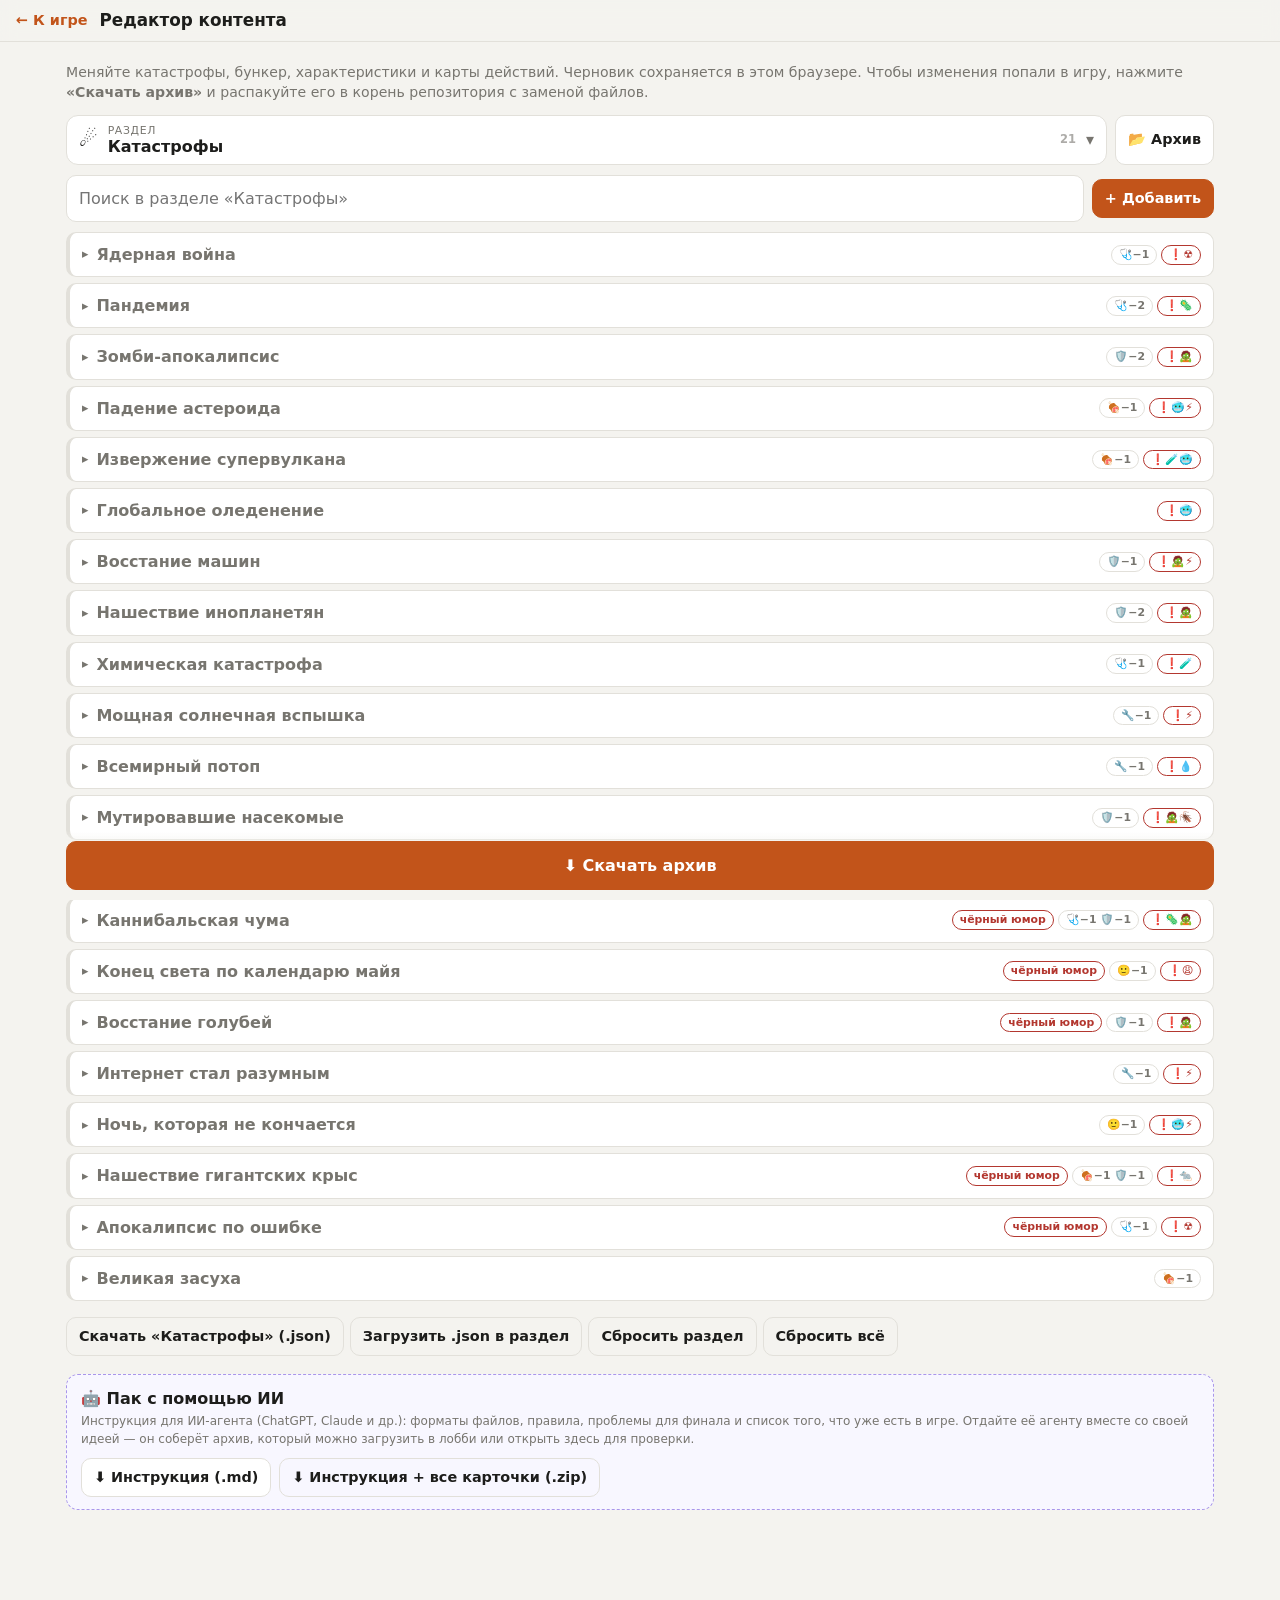
<file: editor.html>
<!doctype html>
<html lang="ru">
<head>
  <meta charset="utf-8">
  <meta name="viewport" content="width=device-width, initial-scale=1, viewport-fit=cover">
  <meta name="theme-color" content="#151514">
  <title>Редактор БункИИр</title>
  <link rel="icon" href="data:image/svg+xml,<svg xmlns='http://www.w3.org/2000/svg' viewBox='0 0 100 100'><text y='.9em' font-size='90'>✏️</text></svg>">
  <link rel="preconnect" href="https://fonts.googleapis.com">
  <link rel="preconnect" href="https://fonts.gstatic.com" crossorigin>
  <link rel="stylesheet" href="https://fonts.googleapis.com/css2?family=Noto+Color+Emoji&display=swap">
  <link rel="stylesheet" href="css/style.css?v=4.5">
  <link rel="stylesheet" href="css/themes.css?v=4.5">
  <script>try{var p=JSON.parse(localStorage.getItem('bunker.prefs')||'{}'),d=document.documentElement;if(p.theme&&p.theme!=='auto')d.dataset.theme=p.theme;if(p.motion&&p.motion!=='full')d.dataset.motion=p.motion}catch(e){}</script>
  <link rel="stylesheet" href="css/editor.css?v=4.5">
</head>
<body>
  <main id="ed"><div class="wrap center"><p class="muted">Загрузка…</p></div></main>
  <script type="module" src="js/editor.js?v=4.5"></script>
</body>
</html>
</file>
<file: css/style.css>
:root {
  --bg: #f4f3ef;
  --surface: #ffffff;
  --text: #1d1d1b;
  --muted: #77756f;
  --line: #e2e0da;
  --accent: #c2541a;
  --accent-text: #ffffff;
  --ok: #2f7d4f;
  --bad: #b3372f;
  --warn: #a8740f;
  --radius: 12px;
}
@media (prefers-color-scheme: dark) {
  :root {
    --bg: #151514;
    --surface: #1f1f1d;
    --text: #ecebe6;
    --muted: #9a978f;
    --line: #33322f;
    --accent: #e07a3f;
    --accent-text: #151514;
    --ok: #5fbf85;
    --bad: #e2675d;
    --warn: #e0ac46;
  }
}
* { box-sizing: border-box; }
html { -webkit-text-size-adjust: 100%; }
body {
  margin: 0; background: var(--bg); color: var(--text);
  font: 16px/1.45 system-ui, -apple-system, "Segoe UI", Roboto, sans-serif, "Apple Color Emoji", "Segoe UI Emoji", "Noto Color Emoji";
}
h1, h2, h3 { line-height: 1.2; }
h2 { font-size: 1.05rem; margin: 22px 0 8px; }
h3 { font-size: 1rem; margin: 18px 0 8px; }
p { margin: 6px 0; }
.wrap { max-width: 640px; margin: 0 auto; padding: 16px; padding-bottom: 40px; }
.center { text-align: center; }
.muted { color: var(--muted); }
.small { font-size: .85rem; }

.home { display: flex; flex-direction: column; gap: 12px; padding-top: 12vh; }
.logo { font-size: 2.6rem; letter-spacing: .18em; margin: 0; text-align: center; font-weight: 800; }
.logo.small { font-size: 1.6rem; }
.home > .muted { text-align: center; margin-bottom: 12px; }
.or { text-align: center; color: var(--muted); font-size: .85rem; margin: 8px 0 -4px; }

.field { display: flex; flex-direction: column; gap: 4px; font-size: .85rem; color: var(--muted); }
input, select {
  font: inherit; color: var(--text); background: var(--surface);
  border: 1px solid var(--line); border-radius: 10px; padding: 11px 12px; width: 100%;
}
input:focus, select:focus { outline: 2px solid var(--accent); outline-offset: -1px; }
#code { text-transform: uppercase; letter-spacing: .3em; font-weight: 700; text-align: center; }

.btn {
  font: inherit; font-weight: 600; border: 1px solid var(--line); background: var(--surface); color: var(--text);
  border-radius: 10px; padding: 12px 16px; cursor: pointer; width: 100%;
  -webkit-tap-highlight-color: transparent;
}
.btn:active { transform: scale(.98); }
.btn.primary { background: var(--accent); border-color: var(--accent); color: var(--accent-text); }
.btn.ghost { background: transparent; }
.btn.ghost.primary { background: var(--accent); border-color: var(--accent); color: var(--accent-text); }
.btn.small { width: auto; padding: 8px 12px; font-size: .9rem; }
.link { background: none; border: 0; color: var(--bad); font: inherit; font-size: .85rem; cursor: pointer; margin-left: auto; }

.err { background: color-mix(in srgb, var(--bad) 12%, transparent); color: var(--bad); border-radius: 10px; padding: 10px 12px; margin: 8px 0; }
.tag { display: inline-block; font-size: .72rem; font-weight: 600; padding: 2px 7px; border-radius: 999px; border: 1px solid var(--line); color: var(--muted); vertical-align: middle; margin-left: 4px; }
.tag.ok { color: var(--ok); border-color: currentColor; }
.tag.bad { color: var(--bad); border-color: currentColor; }
.tag.warn { color: var(--warn); border-color: currentColor; }

.lobby-head { display: flex; align-items: center; justify-content: space-between; gap: 12px; }
.code { font-size: 2.2rem; font-weight: 800; letter-spacing: .25em; }
.plist { list-style: none; padding: 0; margin: 0; background: var(--surface); border: 1px solid var(--line); border-radius: var(--radius); }
.plist li { display: flex; align-items: center; gap: 8px; padding: 10px 12px; border-top: 1px solid var(--line); }
.plist li:first-child { border-top: 0; }
.dot { width: 8px; height: 8px; border-radius: 50%; background: var(--line); flex: none; display: inline-block; }
.dot.on { background: var(--ok); }
.settings { display: flex; flex-direction: column; gap: 10px; background: var(--surface); border: 1px solid var(--line); border-radius: var(--radius); padding: 14px; }
.row-check { display: flex; gap: 10px; align-items: center; }
.row-check input { width: 20px; height: 20px; flex: none; accent-color: var(--accent); }
.summary { list-style: none; padding: 0; margin: 0; font-size: .9rem; }
.summary li { display: flex; justify-content: space-between; gap: 12px; padding: 6px 0; border-bottom: 1px solid var(--line); }
.actions-row { display: flex; flex-direction: column; gap: 10px; margin-top: 22px; }

.topbar {
  position: sticky; top: 0; z-index: 5; display: flex; justify-content: space-between; align-items: center; gap: 12px;
  padding: 10px 16px; background: color-mix(in srgb, var(--bg) 92%, transparent); backdrop-filter: blur(8px);
  border-bottom: 1px solid var(--line);
}
.timer { font-size: 1.5rem; font-weight: 700; font-variant-numeric: tabular-nums; }
.timer.low { color: var(--bad); }
.game { padding-top: 12px; }
.banner { background: var(--surface); border: 1px solid var(--line); border-left: 4px solid var(--accent); border-radius: var(--radius); padding: 12px 14px; display: flex; flex-direction: column; gap: 8px; }
.banner-tools { display: flex; justify-content: flex-end; }
.banner-tools:empty { display: none; }
.hint { font-size: .9rem; color: var(--muted); }
.vote-grid { display: flex; flex-wrap: wrap; gap: 8px; }

.tabs { display: flex; gap: 4px; overflow-x: auto; margin: 14px -16px 12px; padding: 0 16px; scrollbar-width: none; }
.tabs::-webkit-scrollbar { display: none; }
.tabs button {
  flex: 1 0 auto; font: inherit; font-size: .85rem; font-weight: 600; white-space: nowrap; padding: 8px 10px; border-radius: 999px;
  border: 1px solid var(--line); background: transparent; color: var(--muted); cursor: pointer;
}
.tabs button.active { background: var(--text); color: var(--bg); border-color: var(--text); }

.card { background: var(--surface); border: 1px solid var(--line); border-radius: var(--radius); padding: 12px 14px; margin-bottom: 12px; }
.card h3 { margin: 4px 0; }
.tl { font-size: .75rem; text-transform: uppercase; letter-spacing: .06em; color: var(--muted); grid-column: 1; }

.acts { display: flex; flex-direction: column; gap: 8px; margin-bottom: 16px; }


.players { display: grid; gap: 10px; }
@media (min-width: 560px) { .players { grid-template-columns: 1fr 1fr; } }
.pcard { background: var(--surface); border: 1px solid var(--line); border-radius: var(--radius); padding: 10px 12px; }
.pcard.dead { opacity: .55; }
.pcard.speaking { border-color: var(--accent); box-shadow: 0 0 0 1px var(--accent); }
.phead { display: flex; align-items: center; flex-wrap: wrap; gap: 6px; margin-bottom: 4px; }

.feats { margin: 6px 0 0; padding-left: 20px; }
.feats li { margin: 4px 0; }
.log { list-style: none; padding: 0; margin: 0; }
.log li { padding: 8px 0; border-bottom: 1px solid var(--line); font-size: .92rem; }
.admin-row { display: flex; flex-wrap: wrap; gap: 8px; align-items: center; margin: 6px 0; }
.admin-row select { width: auto; flex: 1 1 140px; padding: 8px; }
.story p { margin: 10px 0; }
details summary { cursor: pointer; color: var(--muted); }

.modal-bg { position: fixed; inset: 0; background: rgba(0,0,0,.5); display: flex; align-items: center; justify-content: center; padding: 16px; z-index: 20; animation: fadeIn .15s; }
.modal { background: var(--surface); width: 100%; max-width: 420px; border-radius: 16px; padding: 20px; display: flex; flex-direction: column; gap: 10px; max-height: 85vh; overflow-y: auto; box-shadow: 0 20px 60px rgba(0,0,0,.35); animation: dlgIn .2s ease-out; }

/* ---------- Журнал ---------- */
.log li.lt-presence, .log li.lt-vote { color: var(--muted); }
.log li.lt-reveal { border-left: 3px solid var(--accent); padding-left: 8px; }
.log li.lt-exile { border-left: 3px solid var(--bad); padding-left: 8px; font-weight: 600; }
.btn.danger { background: var(--bad); border-color: var(--bad); color: #fff; }

/* ---------- Слои поверх игры ---------- */
#overlay { position: relative; z-index: 50; }
.toasts { position: fixed; bottom: calc(12px + env(safe-area-inset-bottom, 0px)); left: 50%; transform: translateX(-50%); width: min(92vw, 440px); display: flex; flex-direction: column-reverse; gap: 6px; pointer-events: none; z-index: 60; }
.toast { pointer-events: auto; background: var(--text); color: var(--bg); border-radius: 12px; padding: 10px 14px; font-size: .9rem; box-shadow: 0 6px 24px rgba(0,0,0,.25); animation: toastIn .25s ease-out; }
.toast.small { font-size: .8rem; padding: 7px 12px; opacity: .92; }
.toast.warn { background: var(--bad); color: #fff; }
.toast.out { opacity: 0; transform: translateY(8px); transition: .3s; }
@keyframes toastIn { from { opacity: 0; transform: translateY(12px); } to { opacity: 1; transform: none; } }

.dlg-bg { position: fixed; inset: 0; background: rgba(0,0,0,.5); display: flex; align-items: center; justify-content: center; padding: 16px; z-index: 70; animation: fadeIn .15s; }
.dlg { background: var(--surface); color: var(--text); width: 100%; max-width: 380px; border-radius: 16px; padding: 20px; box-shadow: 0 20px 60px rgba(0,0,0,.35); animation: dlgIn .2s ease-out; }
.dlg h3 { margin: 0 0 6px; }
.dlg p { margin: 0 0 14px; }
.dlg-btns { display: flex; gap: 8px; }
.dlg-btns .btn { flex: 1; }
.dlg-bg.out { opacity: 0; transition: .15s; }
.copy-field { margin-bottom: 14px; font-size: .85rem; }
@keyframes fadeIn { from { opacity: 0; } }
@keyframes dlgIn { from { opacity: 0; transform: scale(.94); } }

.popup-bg { position: fixed; inset: 0; display: flex; align-items: center; justify-content: center; padding: 24px; z-index: 65; perspective: 900px; pointer-events: none; }
.popup { pointer-events: auto; cursor: pointer; width: 100%; max-width: 320px; background: var(--surface); border: 2px solid var(--accent); border-radius: 18px; padding: 22px 20px; text-align: center; box-shadow: 0 24px 70px rgba(0,0,0,.4); animation: cardFlip .55s cubic-bezier(.2,.8,.3,1.2); transform-origin: center; }
.popup.exile { border-color: var(--bad); }
.popup-top { font-size: .8rem; text-transform: uppercase; letter-spacing: .08em; color: var(--muted); }
.popup-label { margin-top: 14px; font-size: .78rem; text-transform: uppercase; letter-spacing: .1em; color: var(--accent); font-weight: 700; }
.popup-value { margin-top: 6px; font-size: 1.3rem; font-weight: 700; line-height: 1.25; }
.popup-name { margin-top: 10px; font-size: 1.7rem; font-weight: 800; color: var(--bad); }
.popup-bg.out { opacity: 0; transition: .25s; }
.popup-bg.out .popup { transform: scale(.9) translateY(10px); transition: .25s; }
@keyframes cardFlip {
  0% { opacity: 0; transform: rotateY(90deg) scale(.8); }
  60% { opacity: 1; transform: rotateY(-8deg) scale(1.03); }
  100% { transform: rotateY(0) scale(1); }
}
@media (prefers-reduced-motion: reduce) { .popup, .toast, .dlg { animation: none; } }

.act-wait { font-size: .75rem; color: var(--muted); text-align: right; max-width: 45%; line-height: 1.3; }

.popup.cat { border-color: var(--warn); max-width: 360px; }
.popup.cat .popup-value { font-size: 1.5rem; }
.popup.info { border-color: var(--ok); }
.popup-sub { margin-top: 10px; font-size: .92rem; color: var(--muted); line-height: 1.4; }

.tabs button { position: relative; }
.badge { display: inline-block; min-width: 18px; height: 18px; padding: 0 5px; margin-left: 6px; border-radius: 999px; background: var(--accent); color: var(--accent-text); font-size: .7rem; line-height: 18px; text-align: center; vertical-align: 1px; }

/* ---------- Перенос длинного текста ---------- */
.popup, .dlg, .modal, .toast, .banner, .card, .pcard, .act, .log li, .summary li, .plist li, .feats li { overflow-wrap: anywhere; word-break: normal; }
.phead b, .pname, .summary li span { min-width: 0; }
.popup { box-sizing: border-box; overflow: hidden; }
.popup-value, .popup-name, .popup-sub { hyphens: auto; }
.timer { flex: none; }
.topbar > div:first-child { min-width: 0; }
@media (max-width: 400px) {
  .tabs { gap: 3px; }
  .tabs button { flex: 1 1 auto; padding: 7px 7px; font-size: .78rem; }
  .badge { margin-left: 3px; min-width: 16px; height: 16px; line-height: 16px; font-size: .65rem; padding: 0 4px; }
}

/* ---------- Порядок игроков ---------- */
.plist li { touch-action: auto; }
.grip { cursor: grab; touch-action: none; user-select: none; font-size: 1.15rem; line-height: 1; color: var(--muted); padding: 4px 6px 4px 0; margin-left: -4px; }
.seat { display: inline-flex; align-items: center; justify-content: center; width: 22px; height: 22px; border-radius: 50%; background: var(--bg); border: 1px solid var(--line); font-size: .75rem; font-weight: 700; flex: none; }
.plist li.dragging { background: var(--bg); box-shadow: 0 6px 20px rgba(0,0,0,.18); position: relative; z-index: 2; border-radius: 10px; }
.plist li.dragging .grip { cursor: grabbing; color: var(--accent); }
body.no-select { user-select: none; -webkit-user-select: none; }

/* ---------- Карточки характеристик (строками) ---------- */
.tgrid { display: flex; flex-direction: column; gap: 6px; margin: 6px 0 14px; }
.pcard .tgrid { gap: 5px; margin: 6px 0 4px; }
.tcard { display: flex; align-items: center; gap: 10px; background: var(--surface); border: 1px solid var(--line); border-left: 4px solid var(--tc); border-radius: 10px; padding: 8px 10px; overflow-wrap: anywhere; min-width: 0; }
.tcard.open { background: color-mix(in srgb, var(--tc) 9%, var(--surface)); border-color: color-mix(in srgb, var(--tc) 35%, var(--line)); border-left-color: var(--tc); }
.tcard.closed { border-style: dashed; border-left-style: solid; }
.tc-ico { font-size: 1.25rem; line-height: 1; flex: none; width: 1.6rem; text-align: center; }
.tc-body { flex: 1 1 auto; min-width: 0; display: flex; flex-direction: column; gap: 1px; }
.tc-label { font-size: .66rem; font-weight: 700; text-transform: uppercase; letter-spacing: .06em; color: var(--tc); }
.tc-val { font-weight: 600; font-size: .95rem; line-height: 1.3; }
.tc-desc { font-size: .78rem; color: var(--muted); line-height: 1.35; }
.tc-side { flex: none; display: flex; align-items: center; }
.tc-chip { font-size: .85rem; line-height: 1; opacity: .55; }
.tc-chip.on { opacity: 1; }
.tc-btn { border-color: var(--tc); color: var(--tc); padding: 6px 10px; font-size: .82rem; }
.pcard .tcard { padding: 6px 8px; gap: 8px; }
.pcard .tc-ico { font-size: 1.05rem; width: 1.3rem; }
.pcard .tc-val { font-size: .88rem; }

/* карточка раскрытия в цвете характеристики */
.popup.pop-trait { border-color: var(--tc); }
.popup.pop-trait .popup-label { color: var(--tc); }
.popup-ico { font-size: 2rem; line-height: 1; margin-top: 10px; }

/* ---------- Особенности бункера ---------- */
.feats li { margin: 8px 0; }
.feat-name { display: block; font-weight: 600; }
.feat-desc { display: block; font-size: .85rem; color: var(--muted); }
/* пояснение к значкам на своей карте */
.tgrid-hint { font-size: .78rem; color: var(--muted); margin: 4px 0 -2px; }

/* ---------- Еда и состояние бункера ---------- */
.food-tag { display: inline-block; margin-left: 6px; padding: 0 6px; border-radius: 999px; font-size: .62rem; font-weight: 700; letter-spacing: 0; text-transform: none; vertical-align: 1px; border: 1px solid currentColor; }
.food-tag.plus { color: var(--ok); }
.food-tag.minus { color: var(--bad); }
.food-tag.hot { background: currentColor; }
.food-tag.hot.plus { background: var(--ok); color: #fff; border-color: var(--ok); }
.food-tag.hot.minus { background: var(--bad); color: #fff; border-color: var(--bad); }
.food-note { margin: 8px 0 4px; padding: 8px 10px; border-radius: 10px; font-size: .88rem; background: var(--bg); border: 1px solid var(--line); }
.food-note.ok { border-color: color-mix(in srgb, var(--ok) 50%, var(--line)); }
.food-note.short { border-color: var(--bad); background: color-mix(in srgb, var(--bad) 8%, var(--surface)); }
.cond { display: flex; flex-direction: column; gap: 1px; margin: 6px 0; padding: 8px 10px; border-radius: 10px; background: var(--bg); border: 1px solid var(--line); }
.cond-label { font-size: .68rem; text-transform: uppercase; letter-spacing: .06em; color: var(--muted); }

/* ---------- Карты действий ---------- */
:root { --act: #7a5af8; }
@media (prefers-color-scheme: dark) { :root { --act: #a48bff; } }
.act { display: flex; align-items: center; gap: 10px; background: color-mix(in srgb, var(--act) 6%, var(--surface)); border: 1px solid color-mix(in srgb, var(--act) 30%, var(--line)); border-left: 4px solid var(--act); border-radius: 10px; padding: 9px 10px; min-width: 0; }
.act.used { opacity: .45; filter: grayscale(.6); }
.act-ico { font-size: 1.4rem; line-height: 1; flex: none; width: 1.8rem; text-align: center; }
.act-body { flex: 1 1 auto; min-width: 0; display: flex; flex-direction: column; gap: 1px; }
.act-kind { font-size: .62rem; font-weight: 700; text-transform: uppercase; letter-spacing: .08em; color: var(--act); }
.act-text { font-size: .8rem; color: var(--muted); line-height: 1.35; }
.act-side { flex: none; display: flex; align-items: center; }
.act-side .btn { border-color: var(--act); color: var(--act); padding: 6px 10px; font-size: .82rem; }
.act-side .act-wait { max-width: 110px; }
.act-dlg { border-top: 4px solid var(--act); }
.act-hero { text-align: center; padding: 4px 0 12px; }
.act-hero-ico { font-size: 2.4rem; line-height: 1; margin-bottom: 8px; }
.act-hero-title { font-size: 1.25rem; font-weight: 800; color: var(--act); margin: 2px 0 6px; }
.act-hero .act-text { font-size: .92rem; }
.pick-label { margin: 0; font-weight: 600; }
.popup.pop-act { border-color: var(--act); }
.popup.pop-act .popup-value { color: var(--act); }
.act-side .btn, .tc-side .btn { white-space: nowrap; }
.act-dlg .btn.primary { background: var(--act); border-color: var(--act); color: #fff; }

/* выбор варианта для карты действия */
.choice-list { display: flex; flex-direction: column; gap: 6px; max-height: 50vh; overflow-y: auto; }
.choice { display: flex; flex-direction: column; gap: 2px; text-align: left; font: inherit; color: var(--text); background: var(--bg); border: 1px solid var(--line); border-left: 4px solid var(--act); border-radius: 10px; padding: 9px 12px; cursor: pointer; }
.choice:hover, .choice:focus-visible { border-color: var(--act); }
.choice span { font-size: .8rem; color: var(--muted); }

/* ---------- Набор карточек в лобби ---------- */
.pack { background: var(--surface); border: 1px solid var(--line); border-radius: var(--radius); padding: 12px 14px; display: flex; flex-direction: column; gap: 8px; }
.pack.custom { border-color: color-mix(in srgb, var(--accent) 50%, var(--line)); background: color-mix(in srgb, var(--accent) 5%, var(--surface)); }
.pack-title { font-weight: 700; }
.pack-parts { display: flex; flex-wrap: wrap; gap: 4px 12px; font-size: .85rem; }
.pack-tools { display: flex; flex-wrap: wrap; gap: 8px; align-items: center; }
.pack-tools select { width: auto; padding: 8px 10px; font-size: .88rem; }
.pack-tools label.btn { cursor: pointer; }
.pack a { color: var(--accent); }

/* ---------- Метки нужд и проблем ---------- */
.tc-marks { margin-top: 3px; }
.mks { display: inline-flex; flex-wrap: wrap; gap: 3px; vertical-align: middle; margin-left: 6px; }
.tc-marks .mks { margin-left: 0; }
.mk { display: inline-flex; align-items: center; gap: 1px; font-size: .68rem; font-weight: 700; line-height: 1; padding: 2px 5px; border-radius: 999px; border: 1px solid var(--line); color: var(--muted); background: var(--surface); white-space: nowrap; }
.mk.plus { color: var(--ok); border-color: color-mix(in srgb, var(--ok) 50%, var(--line)); }
.mk.minus { color: var(--bad); border-color: color-mix(in srgb, var(--bad) 50%, var(--line)); }
.mk.hot.plus { background: var(--ok); color: #fff; }
.mk.hot.minus { background: var(--bad); color: #fff; }
.mk.solve { color: var(--ok); }
.mk.weak { color: var(--warn); border-color: color-mix(in srgb, var(--warn) 50%, var(--line)); }
.mk.cause { color: var(--bad); }

/* ---------- Экран финала ---------- */
.verdict { display: flex; gap: 14px; align-items: center; padding: 16px; border-radius: var(--radius); margin: 4px 0 12px; border: 2px solid var(--line); background: var(--surface); }
.verdict .v-ico { font-size: 2.4rem; line-height: 1; }
.verdict .v-title { font-size: 1.25rem; font-weight: 800; }
.verdict .v-text { color: var(--muted); font-size: .92rem; }
.v-good { border-color: var(--ok); background: color-mix(in srgb, var(--ok) 8%, var(--surface)); }
.v-losses { border-color: var(--warn); background: color-mix(in srgb, var(--warn) 8%, var(--surface)); }
.v-fell, .v-none { border-color: var(--bad); background: color-mix(in srgb, var(--bad) 8%, var(--surface)); }
.needs { display: grid; grid-template-columns: repeat(auto-fill, minmax(160px, 1fr)); gap: 8px; }
.need { background: var(--surface); border: 1px solid var(--line); border-left: 4px solid var(--line); border-radius: 10px; padding: 8px 10px; }
.need.n-ok { border-left-color: var(--ok); }
.need.n-weak { border-left-color: var(--warn); }
.need.n-fail { border-left-color: var(--bad); }
.need-head { display: flex; align-items: center; gap: 6px; }
.need-head b { flex: 1 1 auto; font-size: .9rem; }
.need-imp { font-size: .62rem; font-weight: 700; text-transform: uppercase; color: var(--accent); }
.need-st { font-weight: 800; }
.n-ok .need-st { color: var(--ok); } .n-weak .need-st { color: var(--warn); } .n-fail .need-st { color: var(--bad); }
.need-text { font-size: .8rem; color: var(--muted); margin-top: 2px; }
.probs { display: flex; flex-direction: column; gap: 6px; }
.prob { background: var(--surface); border: 1px solid var(--line); border-left: 4px solid var(--ok); border-radius: 10px; padding: 8px 10px; }
.prob.bad { border-left-color: var(--bad); }
.prob-head { display: flex; align-items: center; gap: 6px; }
.prob-head b { flex: 1 1 auto; }
.prob-st { font-size: .72rem; font-weight: 700; color: var(--ok); }
.prob.bad .prob-st { color: var(--bad); }
.prob-text { font-size: .88rem; margin-top: 2px; }
.prob-src { font-size: .76rem; color: var(--muted); margin-top: 2px; }
.fates { list-style: none; padding: 0; margin: 0; display: flex; flex-direction: column; gap: 6px; }
.fates li { display: flex; gap: 8px; align-items: flex-start; background: var(--surface); border: 1px solid var(--line); border-radius: 10px; padding: 8px 10px; font-size: .9rem; }
.f-ico { flex: none; }
.fates li.f-dead { opacity: .85; border-color: color-mix(in srgb, var(--bad) 40%, var(--line)); }

/* ============================================================
   Анимации событий
   ============================================================ */
.popup-bg { --pc: var(--accent); animation: fadeIn .25s ease-out; }
.popup-bg.fx-act { --pc: var(--act); }
.popup-bg.fx-exile { --pc: var(--bad); }
.popup-bg.fx-cat { --pc: var(--warn); }
.popup-bg.fx-info { --pc: var(--ok); }

/* двусторонняя карта: сначала рубашка, потом лицо */
.flip { position: relative; width: 100%; max-width: 320px; transform-style: preserve-3d; animation: flip3d 1s cubic-bezier(.25,.7,.3,1.1) both; pointer-events: auto; cursor: pointer; }
.fx-cat .flip { max-width: 360px; }
.flip > .popup { animation: none; max-width: none; backface-visibility: hidden; -webkit-backface-visibility: hidden; position: relative; box-shadow: 0 24px 70px rgba(0,0,0,.4), 0 0 0 0 var(--pc); animation: glow 1.4s .75s ease-out both; }
.card-back {
  position: absolute; inset: 0; border-radius: 18px; transform: rotateY(180deg); backface-visibility: hidden; -webkit-backface-visibility: hidden;
  display: flex; align-items: center; justify-content: center; border: 2px solid var(--pc);
  background:
    radial-gradient(circle at 50% 50%, color-mix(in srgb, var(--pc) 35%, var(--surface)) 0 28%, transparent 29%),
    repeating-linear-gradient(45deg, color-mix(in srgb, var(--pc) 22%, var(--surface)) 0 10px, var(--surface) 10px 20px);
  box-shadow: 0 24px 70px rgba(0,0,0,.4);
}
.card-back span { font-size: 2.6rem; font-weight: 900; color: var(--pc); text-shadow: 0 2px 0 rgba(0,0,0,.2); }
@keyframes flip3d {
  0% { transform: translateY(60px) rotateY(180deg) scale(.55); }
  22% { transform: translateY(0) rotateY(180deg) scale(1); }
  40% { transform: rotateY(180deg) scale(1.03); }
  80% { transform: rotateY(-12deg) scale(1.05); }
  100% { transform: rotateY(0) scale(1); }
}
@keyframes glow {
  0% { box-shadow: 0 24px 70px rgba(0,0,0,.4), 0 0 0 0 color-mix(in srgb, var(--pc) 70%, transparent); }
  100% { box-shadow: 0 24px 70px rgba(0,0,0,.4), 0 0 0 26px transparent; }
}
.popup-bg.out .flip { opacity: 0; transform: scale(.9) translateY(14px); transition: .25s; }

/* блеск по карте действия */
.fx-act .popup::after { content: ""; position: absolute; inset: 0; pointer-events: none; background: linear-gradient(110deg, transparent 35%, rgba(255,255,255,.45) 50%, transparent 65%); transform: translateX(-120%); animation: shimmer 1.1s .9s ease-in-out both; }
@keyframes shimmer { to { transform: translateX(120%); } }

/* искры и кольцо */
.sparks { position: absolute; left: 50%; top: 50%; width: 0; height: 0; pointer-events: none; }
.spark { position: absolute; width: 9px; height: 9px; margin: -4.5px; border-radius: 50%; background: var(--sc, var(--pc)); opacity: 0; animation: spark .95s var(--sd, .75s) cubic-bezier(.15,.7,.35,1) both; }
.spark.sq { border-radius: 2px; }
@keyframes spark {
  0% { opacity: 1; transform: translate(0, 0) scale(1) rotate(0); }
  100% { opacity: 0; transform: translate(var(--dx), var(--dy)) scale(.3) rotate(220deg); }
}
.ring { position: absolute; left: 50%; top: 50%; width: 120px; height: 120px; margin: -60px; border-radius: 50%; border: 3px solid var(--pc); opacity: 0; pointer-events: none; animation: ring .9s .72s ease-out both; }
@keyframes ring { 0% { opacity: .9; transform: scale(.3); } 100% { opacity: 0; transform: scale(3.2); } }
.fx-flash { position: absolute; inset: 0; pointer-events: none; background: radial-gradient(circle at 50% 50%, transparent 30%, color-mix(in srgb, var(--pc) 45%, transparent) 100%); opacity: 0; animation: flash 1.2s .1s ease-out both; }
@keyframes flash { 0% { opacity: 0; } 20% { opacity: 1; } 100% { opacity: 0; } }

/* мини-анимации внутри карты действия */
.fxa { position: relative; height: 54px; margin: 12px auto 2px; display: flex; align-items: center; justify-content: center; }
.fxa-g { font-size: 2.4rem; line-height: 1; display: inline-block; }
.fxa-swap { width: 250px; max-width: 100%; height: 64px; }
.fxa-swap .sw, .fxa-swap .end { position: absolute; top: 50%; width: 104px; margin-top: -15px; display: flex; justify-content: center; z-index: 1; }
.fxa-swap .a { left: 0; } .fxa-swap .b { right: 0; }
.fxa-swap .chip { font-size: .82rem; font-weight: 700; padding: 5px 10px; border-radius: 999px; background: color-mix(in srgb, var(--act) 16%, var(--surface)); border: 1px solid var(--act); max-width: 100%; overflow: hidden; text-overflow: ellipsis; white-space: nowrap; }
/* обмен: таблички меняются местами по дуге — одна сверху, другая снизу, центр остаётся на месте */
.fxa-swap .sw.a { animation: swA 1s 1.1s cubic-bezier(.55,0,.35,1) both; }
.fxa-swap .sw.b { animation: swB 1s 1.1s cubic-bezier(.55,0,.35,1) both; }
.fxa-swap .sw.a .chip { animation: hopUp 1s 1.1s ease-in-out both; }
.fxa-swap .sw.b .chip { animation: hopDown 1s 1.1s ease-in-out both; }
@keyframes swA { to { transform: translateX(calc(250px - 104px)); } }
@keyframes swB { to { transform: translateX(calc(104px - 250px)); } }
@keyframes hopUp { 50% { transform: translateY(-20px) scale(1.08); } }
@keyframes hopDown { 50% { transform: translateY(20px) scale(.94); } }
.fxa-swap { height: 74px; }
.fxa-swap .sw, .fxa-swap .end { top: 40%; }
.fxa-swap .mid { position: absolute; left: 50%; bottom: -2px; transform: translateX(-50%); font-size: .7rem; color: var(--muted); white-space: nowrap; animation: midFade 1s 1.1s ease-in-out both; }
@keyframes midFade { 50% { opacity: .15; } }
/* передача: характеристика перелетает от одного игрока к другому */
.fxa-give .gift { position: absolute; left: 52px; top: 50%; z-index: 2; font-size: .72rem; font-weight: 700; padding: 3px 8px; border-radius: 6px; background: var(--act); color: #fff; white-space: nowrap; transform: translate(-50%, -50%); animation: giftFly 1.1s 1s cubic-bezier(.55,0,.35,1) both; }
@keyframes giftFly { 0% { left: 52px; transform: translate(-50%, -50%) scale(.6); opacity: 0; } 15% { opacity: 1; transform: translate(-50%, -150%) scale(1); } 55% { transform: translate(-50%, -190%); } 100% { left: calc(100% - 52px); transform: translate(-50%, -140%) scale(1); opacity: 1; } }
@media (max-width: 300px) { .fxa-swap { width: 220px; } @keyframes swA { to { transform: translateX(116px); } } @keyframes swB { to { transform: translateX(-116px); } } }
.fxa-shuffle .mini { position: absolute; width: 30px; height: 42px; border-radius: 5px; border: 2px solid var(--act); background: color-mix(in srgb, var(--act) 18%, var(--surface)); }
.fxa-shuffle .mini:nth-child(1) { animation: sh1 .9s 1s ease-in-out 2 both; }
.fxa-shuffle .mini:nth-child(2) { animation: sh2 .9s 1s ease-in-out 2 both; }
.fxa-shuffle .mini:nth-child(3) { animation: sh3 .9s 1s ease-in-out 2 both; }
@keyframes sh1 { 0%,100% { transform: translateX(-40px) rotate(-12deg); } 50% { transform: translateX(40px) rotate(12deg); z-index: 2; } }
@keyframes sh2 { 0%,100% { transform: translateX(0); } 50% { transform: translateY(-14px) scale(1.1); } }
@keyframes sh3 { 0%,100% { transform: translateX(40px) rotate(12deg); } 50% { transform: translateX(-40px) rotate(-12deg); } }
.fxa-pop .fxa-g { animation: popIn .7s 1s cubic-bezier(.3,1.6,.5,1) both; }
@keyframes popIn { 0% { transform: scale(0) rotate(-30deg); opacity: 0; } 100% { transform: scale(1) rotate(0); opacity: 1; } }
.fxa-spin .fxa-g { animation: spinIn 1s 1s cubic-bezier(.3,1.3,.5,1) both; }
@keyframes spinIn { 0% { transform: rotate(-360deg) scale(.3); opacity: 0; } 100% { transform: rotate(0) scale(1); opacity: 1; } }
.fxa-crumble .fxa-g { animation: crumble 1.2s 1s ease-in both; }
@keyframes crumble { 0% { transform: none; opacity: 1; filter: none; } 30% { transform: rotate(-8deg); } 100% { transform: translateY(26px) rotate(25deg) scale(.6); opacity: 0; filter: blur(3px); } }
.fxa-shield .fxa-g { animation: popIn .6s 1s cubic-bezier(.3,1.6,.5,1) both; }
.fxa-shield::before, .fxa-shield::after { content: ""; position: absolute; left: 50%; top: 50%; width: 50px; height: 50px; margin: -25px; border-radius: 50%; border: 3px solid var(--ok); opacity: 0; animation: ring 1.2s 1.2s ease-out 2 both; }
.fxa-shield::after { animation-delay: 1.5s; }
.fxa-stamp .fxa-g { position: relative; }
.fxa-stamp .x { position: absolute; left: 50%; top: 50%; font-size: 3.2rem; font-weight: 900; color: var(--bad); transform: translate(-50%,-50%); animation: stampIn .45s 1.15s cubic-bezier(.5,0,.6,1.4) both; }
@keyframes stampIn { 0% { transform: translate(-50%,-50%) scale(3); opacity: 0; } 100% { transform: translate(-50%,-50%) scale(1) rotate(-10deg); opacity: 1; } }
.fxa-heart .fxa-g { animation: beat 1s 1s ease-in-out 2 both; }
@keyframes beat { 0%,100% { transform: scale(1); } 15% { transform: scale(1.35); } 30% { transform: scale(1); } 45% { transform: scale(1.25); } }
.fxa-eye .fxa-g { animation: blink 1.4s 1s both; }
@keyframes blink { 0% { transform: scaleY(.05); } 30% { transform: scaleY(1.1); } 45% { transform: scaleY(.1); } 60%,100% { transform: scaleY(1); } }
.fxa-door { gap: 0; }
.fxa-door .fxa-g { position: relative; z-index: 0; animation: popIn .5s 1.2s both; }
.fxa-door::before, .fxa-door::after { content: ""; position: absolute; top: 0; bottom: 0; width: 50%; background: repeating-linear-gradient(90deg, #8a8f96 0 6px, #6c7178 6px 12px); z-index: 1; border: 1px solid #555; }
.fxa-door::before { left: 0; animation: doorL 1s 1s ease-in both; }
.fxa-door::after { right: 0; animation: doorR 1s 1s ease-in both; }
@keyframes doorL { to { transform: translateX(-102%); opacity: 0; } }
@keyframes doorR { to { transform: translateX(102%); opacity: 0; } }

/* изгнание: удар, тряска, печать */
.fx-exile .flip { animation: slam .55s cubic-bezier(.5,0,.7,1.4) both, shake .5s .55s both; }
@keyframes slam { 0% { transform: scale(1.8) rotate(6deg); } 100% { transform: scale(1) rotate(0); } }
@keyframes shake { 0%,100% { transform: none; } 15% { transform: translateX(-10px) rotate(-2deg); } 35% { transform: translateX(9px) rotate(2deg); } 55% { transform: translateX(-6px); } 75% { transform: translateX(4px); } }
.stamp { display: inline-block; margin-top: 12px; padding: 4px 14px; border: 3px solid var(--bad); color: var(--bad); border-radius: 6px; font-weight: 900; letter-spacing: .2em; font-size: 1.1rem; transform: rotate(-8deg); animation: stampIn2 .4s .8s cubic-bezier(.5,0,.6,1.5) both; }
@keyframes stampIn2 { 0% { transform: scale(3) rotate(-8deg); opacity: 0; } 100% { transform: scale(1) rotate(-8deg); opacity: 1; } }
.fx-exile .popup-name { animation: fadeDown 1.6s .9s both; }
@keyframes fadeDown { 0% { filter: none; } 100% { filter: grayscale(1) blur(.3px); opacity: .75; } }

/* катастрофа: тряска экрана */
body.quake #app { animation: quake .9s both; }
@keyframes quake { 0%,100% { transform: none; } 10% { transform: translate(-6px, 3px); } 25% { transform: translate(6px, -4px); } 40% { transform: translate(-5px, -2px); } 55% { transform: translate(4px, 4px); } 70% { transform: translate(-3px, 1px); } 85% { transform: translate(2px, -1px); } }
.fx-cat .fx-flash { animation-duration: 2s; animation-iteration-count: 2; }

/* свежие изменения на карточках */
.tcard.fresh { animation: tcFresh 1.3s ease-out both; }
.tcard.face-down { background: repeating-linear-gradient(45deg, color-mix(in srgb, var(--tc) 12%, var(--surface)) 0 8px, var(--surface) 8px 16px); }
.tcard.face-down .tc-val { color: var(--muted); font-weight: 500; font-style: italic; }
@keyframes tcFresh {
  0% { transform: perspective(500px) rotateX(85deg); opacity: .2; box-shadow: 0 0 0 0 var(--tc); }
  45% { transform: perspective(500px) rotateX(0); opacity: 1; box-shadow: 0 0 0 0 var(--tc); }
  100% { box-shadow: 0 0 0 10px transparent; }
}
.tcard.fresh-swap { animation: tcSwap 1.1s ease-out both; }
@keyframes tcSwap {
  0% { transform: translateX(-30px); opacity: 0; box-shadow: 0 0 0 0 var(--act); }
  50% { transform: translateX(4px); opacity: 1; }
  100% { transform: none; box-shadow: 0 0 0 10px transparent; }
}
.pcard.fresh-dead { animation: exShake .8s ease-out both; }
@keyframes exShake { 0% { transform: scale(1.04); box-shadow: 0 0 0 3px var(--bad); opacity: 1; } 20% { transform: translateX(-6px); } 40% { transform: translateX(6px); } 60% { transform: translateX(-3px); } 100% { transform: none; box-shadow: 0 0 0 0 transparent; } }

/* ваш ход */
.banner.my-turn { border-left-color: var(--accent); animation: myTurn 2.2s ease-in-out infinite; }
@keyframes myTurn { 0%,100% { box-shadow: 0 0 0 0 transparent; } 50% { box-shadow: 0 0 0 4px color-mix(in srgb, var(--accent) 30%, transparent); } }
.timer.low { animation: tPulse 1s ease-in-out infinite; }
@keyframes tPulse { 50% { transform: scale(1.12); } }

/* финал: блоки появляются по очереди */
.end.anim > * { animation: rise .55s both; }
.end.anim > :nth-child(1) { animation-delay: 0s; }
.end.anim > :nth-child(2) { animation: verdictIn .9s .45s cubic-bezier(.3,1.4,.5,1) both; }
.end.anim > :nth-child(3) { animation-delay: 1.4s; }
.end.anim > :nth-child(4) { animation-delay: 2s; }
.end.anim > :nth-child(5) { animation-delay: 2.5s; }
.end.anim > :nth-child(6) { animation-delay: 3s; }
.end.anim > :nth-child(7) { animation-delay: 3.4s; }
.end.anim > :nth-child(8) { animation-delay: 3.8s; }
.end.anim > :nth-child(n+9) { animation-delay: 4.2s; }
.end.anim .needs .need { animation: rise .4s both; }
.end.anim .needs .need:nth-child(1) { animation-delay: 2.1s; }
.end.anim .needs .need:nth-child(2) { animation-delay: 2.25s; }
.end.anim .needs .need:nth-child(3) { animation-delay: 2.4s; }
.end.anim .needs .need:nth-child(4) { animation-delay: 2.55s; }
.end.anim .needs .need:nth-child(5) { animation-delay: 2.7s; }
.end.anim .needs .need:nth-child(6) { animation-delay: 2.85s; }
@keyframes rise { from { opacity: 0; transform: translateY(18px); } to { opacity: 1; transform: none; } }
@keyframes verdictIn { 0% { opacity: 0; transform: scale(.6); } 100% { opacity: 1; transform: none; } }
.end.anim .verdict .v-ico { animation: popIn .7s 1s cubic-bezier(.3,1.8,.5,1) both; }
.confetti { position: fixed; inset: 0; pointer-events: none; z-index: 64; overflow: hidden; }
.confetti i { position: absolute; top: -20px; width: 9px; height: 14px; border-radius: 2px; animation: fall var(--cd, 2.6s) var(--cdl, 0s) linear both; }
@keyframes fall { 0% { transform: translateY(0) rotate(0); opacity: 1; } 100% { transform: translateY(110vh) translateX(var(--cx, 0)) rotate(var(--cr, 540deg)); opacity: .8; } }
.gloom { position: fixed; inset: 0; pointer-events: none; z-index: 64; background: radial-gradient(circle at 50% 40%, transparent 35%, color-mix(in srgb, var(--bad) 40%, transparent) 100%); animation: flash 2.4s ease-out both; }

@media (prefers-reduced-motion: reduce) {
  .flip, .flip > .popup, .spark, .ring, .fx-flash, .fxa *, .fxa::before, .fxa::after, .tcard.fresh, .tcard.fresh-swap, .pcard.fresh-dead,
  .banner.my-turn, .timer.low, .end.anim > *, .end.anim *, body.quake #app, .confetti, .gloom, .stamp { animation: none !important; }
  .card-back, .sparks, .ring, .confetti, .gloom { display: none; }
}
.summary li b { flex: none; }

/* ---------- Разделы настроек лобби ---------- */
.secs { display: flex; flex-direction: column; gap: 8px; }
.sec { background: var(--surface); border: 1px solid var(--line); border-radius: var(--radius); overflow: hidden; }
.sec.open { border-color: color-mix(in srgb, var(--accent) 45%, var(--line)); }
.sec-head { width: 100%; display: flex; align-items: center; gap: 10px; padding: 11px 12px; font: inherit; color: var(--text); background: none; border: 0; text-align: left; cursor: pointer; -webkit-tap-highlight-color: transparent; }
.sec-ico { font-size: 1.2rem; flex: none; width: 1.6rem; text-align: center; }
.sec-t { flex: 1 1 auto; min-width: 0; display: flex; flex-direction: column; gap: 1px; }
.sec-sum { font-size: .78rem; color: var(--muted); line-height: 1.3; }
.sec-arr { flex: none; color: var(--muted); transition: transform .2s; }
.sec.open .sec-arr { transform: rotate(180deg); color: var(--accent); }
.sec-body { border-top: 1px solid var(--line); animation: secIn .2s ease-out; }
.sec-body.fields { display: flex; flex-direction: column; gap: 10px; padding: 12px 14px 14px; }
.sec-body.summary { padding: 4px 14px 8px; }
.sec-body.summary li:last-child { border-bottom: 0; }
@keyframes secIn { from { opacity: 0; transform: translateY(-4px); } }

/* ---------- Анимации: меньше / выключены ---------- */
[data-motion="reduced"] .flip, [data-motion="reduced"] .flip > .popup, [data-motion="reduced"] .fxa *, [data-motion="reduced"] .fxa::before, [data-motion="reduced"] .fxa::after,
[data-motion="reduced"] .fx-exile .flip, [data-motion="reduced"] .stamp, [data-motion="reduced"] .fx-exile .popup-name,
[data-motion="reduced"] .tcard.fresh, [data-motion="reduced"] .tcard.fresh-swap, [data-motion="reduced"] .pcard.fresh-dead,
[data-motion="reduced"] .banner.my-turn, [data-motion="reduced"] .timer.low, [data-motion="reduced"] body.quake #app,
[data-motion="reduced"] .end.anim > *, [data-motion="reduced"] .end.anim *, [data-motion="reduced"] .fx-act .popup::after { animation: none !important; }
[data-motion="reduced"] .flip { animation: dlgIn .2s ease-out !important; }
[data-motion="reduced"] .end.anim > * { animation: fadeIn .3s both !important; }
[data-motion="reduced"] .card-back, [data-motion="reduced"] .sparks, [data-motion="reduced"] .ring, [data-motion="reduced"] .fx-flash,
[data-motion="reduced"] .confetti, [data-motion="reduced"] .gloom { display: none !important; }
[data-motion="reduced"] .tcard.fresh, [data-motion="reduced"] .tcard.fresh-swap { box-shadow: 0 0 0 2px var(--tc); }
[data-motion="off"] *, [data-motion="off"] *::before, [data-motion="off"] *::after { animation: none !important; transition: none !important; }
[data-motion="off"] .card-back, [data-motion="off"] .sparks, [data-motion="off"] .ring, [data-motion="off"] .fx-flash,
[data-motion="off"] .confetti, [data-motion="off"] .gloom { display: none !important; }

/* кнопка «прочитать вслух» */
.say { font: inherit; font-size: .95rem; line-height: 1; background: none; border: 0; padding: 2px 4px; margin-left: 4px; cursor: pointer; vertical-align: -1px; border-radius: 6px; }
.say:hover, .say:focus-visible { background: color-mix(in srgb, var(--accent) 15%, transparent); }
.prefs select { padding: 8px 10px; }
.dlg { max-height: 90vh; overflow-y: auto; }

/* ---------- QR ---------- */
.qr { display: block; border-radius: 8px; max-width: 100%; height: auto; }
.qr-box { display: flex; justify-content: center; margin: 4px 0 10px; }
.link-btn { background: none; border: 0; font: inherit; font-size: .88rem; color: var(--muted); cursor: pointer; padding: 6px; margin-top: 4px; }
.link-btn:hover { color: var(--accent); }
.dlg .btn[href] { display: block; text-align: center; text-decoration: none; margin-top: 8px; }

/* ---------- Табло на общий экран ---------- */
.board { max-width: 1500px; margin: 0 auto; padding: 12px 16px 32px; }
.bd-head { display: flex; align-items: center; gap: 16px; padding: 6px 0 14px; border-bottom: 1px solid var(--line); margin-bottom: 14px; flex-wrap: wrap; }
.bd-brand { display: flex; align-items: baseline; gap: 12px; }
.bd-brand .logo { margin: 0; text-align: left; }
.bd-code { font-weight: 800; letter-spacing: .25em; font-size: 1.1rem; padding: 2px 8px; border: 1px solid var(--line); border-radius: 8px; }
.bd-phase { flex: 1 1 auto; font-size: 1.15rem; min-width: 0; }
.bd-timer { font-size: 2.6rem; }
.bd-grid { display: grid; gap: 16px; grid-template-columns: 1fr; }
.bd-side .card { margin-bottom: 12px; }
.bd-main .banner { font-size: 1.25rem; margin-bottom: 14px; }
.bd-main .banner .btn { display: none; }
.bd-main .players { grid-template-columns: repeat(auto-fill, minmax(240px, 1fr)); }
.bd-lobby { display: grid; gap: 16px; grid-template-columns: 1fr; }
.bd-join { display: flex; flex-direction: column; align-items: center; gap: 8px; text-align: center; }
.bd-join .tl { align-self: stretch; }
.bd-bigcode { font-size: 3.4rem; font-weight: 900; letter-spacing: .3em; line-height: 1; margin-top: 6px; }
.bd-plist { list-style: none; padding: 0; margin: 6px 0 10px; display: grid; grid-template-columns: repeat(auto-fill, minmax(180px, 1fr)); gap: 6px 16px; font-size: 1.2rem; }
.bd-plist li { display: flex; align-items: center; gap: 8px; }
.board-msg { padding-top: 15vh; display: flex; flex-direction: column; gap: 12px; align-items: center; }
@media (min-width: 900px) {
  .bd-grid { grid-template-columns: minmax(300px, 34%) 1fr; align-items: start; }
  .bd-lobby { grid-template-columns: auto 1fr; align-items: start; }
}
/* на больших экранах всё крупнее, чтобы читалось с дивана */
/* увеличиваем только содержимое табло: всплывающие окна и настройки остаются в границах экрана */
/* масштаб #app подбирает скрипт (fitBoard), чтобы всё помещалось в экран без прокрутки */
html.board-mode, html.board-mode body { overflow-x: hidden; }
html.board-mode .board { padding-bottom: 12px; }
html.board-mode .bd-side .feats { columns: 1; }
html.board-mode .bd-side .bunker-grid { grid-template-columns: 1fr; }
@media (min-width: 1300px) { html.board-mode .flip { zoom: 1.2; } }
@media (min-width: 1700px) { html.board-mode .flip { zoom: 1.4; } }
@media (min-width: 2400px) { html.board-mode .flip { zoom: 1.7; } }
html.board-mode .popup { max-width: 420px; }
html.board-mode .dlg { max-height: 88vh; }
html.board-mode .wrap.end { max-width: none; padding-left: 20px; padding-right: 20px; }
html.board-mode .wrap.end .players { grid-template-columns: repeat(auto-fill, minmax(260px, 1fr)); }
html.board-mode .wrap.end .fates { display: grid; grid-template-columns: repeat(auto-fill, minmax(380px, 1fr)); gap: 8px; }
html.board-mode .wrap.end .probs { display: grid; grid-template-columns: repeat(auto-fill, minmax(340px, 1fr)); gap: 8px; }
/* табло во всю ширину и компактные карточки игроков — чтобы больше влезало без уменьшения */
html.board-mode .board { max-width: none; }
html.board-mode .bd-grid { grid-template-columns: minmax(280px, 26%) 1fr; }
html.board-mode .bd-main .players { grid-template-columns: repeat(auto-fill, minmax(210px, 1fr)); gap: 8px; }
html.board-mode .pcard { padding: 7px 9px; }
html.board-mode .pcard .tgrid { gap: 3px; margin: 4px 0 2px; }
html.board-mode .pcard .tcard { padding: 3px 7px; gap: 6px; border-left-width: 3px; border-radius: 7px; }
html.board-mode .pcard .tc-desc, html.board-mode .pcard .tc-marks { display: none; }
html.board-mode .pcard .tc-label { font-size: .6rem; }
html.board-mode .pcard .tc-val { font-size: .84rem; line-height: 1.2; }
html.board-mode .pcard .tc-ico { font-size: .95rem; width: 1.1rem; }

/* ---------- Пресеты правил ---------- */
.presets { display: grid; grid-template-columns: repeat(3, 1fr); gap: 8px; margin: 4px 0 6px; }
.preset { font: inherit; color: var(--text); background: var(--surface); border: 2px solid var(--line); border-radius: 12px; padding: 10px 6px; cursor: pointer; display: flex; flex-direction: column; align-items: center; gap: 2px; }
.preset:disabled { cursor: default; opacity: .8; }
.preset.on { border-color: var(--accent); background: color-mix(in srgb, var(--accent) 10%, var(--surface)); }
.preset-ico { font-size: 1.4rem; line-height: 1; }
.preset-note { margin: 0 0 10px; }

/* ---------- Секретная цель, связи, события ---------- */
.goal-card { display: flex; gap: 12px; align-items: flex-start; padding: 12px 14px; margin: 8px 0 12px; border-radius: var(--radius); border: 1px dashed color-mix(in srgb, var(--act) 60%, var(--line)); background: repeating-linear-gradient(45deg, color-mix(in srgb, var(--act) 7%, var(--surface)) 0 10px, var(--surface) 10px 20px); }
.goal-ico { font-size: 1.8rem; line-height: 1; flex: none; }
.goal-kind { font-size: .66rem; font-weight: 700; text-transform: uppercase; letter-spacing: .06em; color: var(--act); }
.goal-text { font-size: .9rem; margin-top: 2px; }
.rels { background: var(--surface); border: 1px solid var(--line); border-radius: var(--radius); padding: 10px 12px; margin: 0 0 12px; display: flex; flex-direction: column; gap: 6px; }
.rel { display: flex; gap: 10px; align-items: flex-start; }
.rel-ico { font-size: 1.3rem; line-height: 1.2; flex: none; }
.evlist { list-style: none; padding: 0; margin: 6px 0 0; display: flex; flex-direction: column; gap: 8px; }
.evlist li { display: flex; gap: 10px; align-items: flex-start; }
.ev-ico { font-size: 1.3rem; line-height: 1.2; flex: none; }
.popup-bg.fx-event { --pc: var(--warn); }
.popup.pop-event { border-color: var(--warn); }
.secret-val { font-size: 1.15rem; font-weight: 700; padding: 10px 12px; border-radius: 10px; background: color-mix(in srgb, var(--act) 10%, var(--bg)); border: 1px dashed var(--act); margin-bottom: 8px; }
.goals li.g-ok { border-color: color-mix(in srgb, var(--ok) 50%, var(--line)); }
.goals li.g-fail { opacity: .85; }
.mk.dice { border-color: color-mix(in srgb, var(--act) 50%, var(--line)); }

/* ---------- Широкий экран (ПК): каждая вкладка использует всю ширину ---------- */
@media (min-width: 1100px) {
  .wrap.lobby, .wrap.game, .wrap.end { max-width: 1700px; padding-left: 24px; padding-right: 24px; }
  .topbar { padding-left: 24px; padding-right: 24px; }
  .wrap.lobby { display: grid; grid-template-columns: minmax(360px, 1fr) minmax(420px, 1.2fr); gap: 0 32px; align-items: start; }
  .lobby-side h2:first-child, .lobby-main > :first-child { margin-top: 0; }
  .lobby-side { position: sticky; top: 12px; }
  .wrap.game .tabs { margin-left: 0; margin-right: 0; padding: 0; max-width: 720px; }
  /* моя карта: характеристики и карты действий в несколько колонок */
  .wrap.game .tgrid { display: grid; grid-template-columns: repeat(auto-fill, minmax(340px, 1fr)); gap: 8px; }
  .wrap.game .pcard .tgrid { grid-template-columns: 1fr; gap: 5px; }
  .wrap.game .acts { display: grid; grid-template-columns: repeat(auto-fill, minmax(360px, 1fr)); gap: 8px; }
  .tab-me > .btn.ghost { max-width: 360px; }
  .tab-me .goal-card, .tab-me .rels { max-width: 900px; }
  /* игроки — сеткой */
  .wrap.game .players, .wrap.end .players { grid-template-columns: repeat(auto-fill, minmax(300px, 1fr)); }
  /* бункер: катастрофа, бункер и события рядом */
  .bunker-grid { display: grid; grid-template-columns: repeat(auto-fit, minmax(380px, 1fr)); gap: 12px; align-items: start; }
  .bunker-grid .card { margin-bottom: 0; }
  .bunker-grid .feats { columns: 2; column-gap: 28px; }
  .bunker-grid .feats li { break-inside: avoid; }
  /* журнал в две колонки */
  .tab-log .log { columns: 2; column-gap: 32px; }
  .tab-log .log li { break-inside: avoid; }
  /* финал */
  .wrap.end .fates { display: grid; grid-template-columns: repeat(auto-fill, minmax(420px, 1fr)); gap: 8px; }
  .wrap.end .probs { display: grid; grid-template-columns: repeat(auto-fill, minmax(360px, 1fr)); gap: 8px; }
}
</file>
<file: css/themes.css>
/* ============================================================
   Темы оформления. Тема ставится атрибутом <html data-theme="…">.
   Без атрибута — «как в системе» (светлая или тёмная).
   ============================================================ */

/* ---------- Тёмная ---------- */
:root[data-theme="dark"] {
  color-scheme: dark;
  --bg: #151514; --surface: #1f1f1d; --text: #ecebe6; --muted: #9a978f; --line: #33322f;
  --accent: #e07a3f; --accent-text: #151514;
  --ok: #5fbf85; --bad: #e2675d; --warn: #e0ac46; --act: #a48bff;
}

/* ---------- Светлая ---------- */
:root[data-theme="light"] {
  color-scheme: light;
  --bg: #f4f3ef; --surface: #ffffff; --text: #1d1d1b; --muted: #77756f; --line: #e2e0da;
  --accent: #c2541a; --accent-text: #ffffff;
  --ok: #2f7d4f; --bad: #b3372f; --warn: #a8740f; --act: #7a5af8;
}

/* ---------- Терминал: зелёный фосфор на чёрном ---------- */
:root[data-theme="terminal"] {
  color-scheme: dark;
  --bg: #050b06; --surface: #0a140c; --text: #9dffb0; --muted: #4fa463; --line: #1d4426;
  --accent: #39ff6a; --accent-text: #021006;
  --ok: #39ff6a; --bad: #ff5a4e; --warn: #ffd84a; --act: #4ee0ff;
  --radius: 4px;
  --font: ui-monospace, "SFMono-Regular", "JetBrains Mono", Menlo, Consolas, "Liberation Mono", monospace, "Apple Color Emoji", "Segoe UI Emoji", "Noto Color Emoji";
}
[data-theme="terminal"] body { font-family: var(--font); text-shadow: 0 0 6px color-mix(in srgb, var(--text) 35%, transparent); }
[data-theme="terminal"] body::after {
  content: ""; position: fixed; inset: 0; pointer-events: none; z-index: 100;
  background: repeating-linear-gradient(0deg, rgba(0,0,0,.18) 0 1px, transparent 1px 3px);
  mix-blend-mode: multiply;
}
[data-theme="terminal"] .btn, [data-theme="terminal"] input, [data-theme="terminal"] select,
[data-theme="terminal"] .tcard, [data-theme="terminal"] .act, [data-theme="terminal"] .popup, [data-theme="terminal"] .dlg,
[data-theme="terminal"] .modal, [data-theme="terminal"] .toast, [data-theme="terminal"] .tabs button { border-radius: 3px; }
[data-theme="terminal"] .btn { text-transform: uppercase; letter-spacing: .06em; font-size: .9rem; }
[data-theme="terminal"] .btn.primary { box-shadow: 0 0 12px color-mix(in srgb, var(--accent) 45%, transparent); text-shadow: none; }
[data-theme="terminal"] .logo::before { content: "> "; color: var(--muted); }
[data-theme="terminal"] .logo::after { content: "_"; animation: caret 1s steps(1) infinite; }
[data-theme="terminal"] .card, [data-theme="terminal"] .pcard, [data-theme="terminal"] .banner, [data-theme="terminal"] .settings,
[data-theme="terminal"] .plist, [data-theme="terminal"] .pack { box-shadow: inset 0 0 18px rgba(57,255,106,.05); }
[data-theme="terminal"] .toast { background: var(--surface); color: var(--text); border: 1px solid var(--accent); }
[data-theme="terminal"] .tabs button.active { background: var(--accent); color: var(--accent-text); border-color: var(--accent); text-shadow: none; }
@keyframes caret { 50% { opacity: 0; } }

/* ---------- Ржавчина: тёплый металл, заклёпки ---------- */
:root[data-theme="rust"] {
  color-scheme: dark;
  --bg: #1a110d; --surface: #2a1b15; --text: #f1dfcf; --muted: #b08f78; --line: #4c3226;
  --accent: #e2702e; --accent-text: #1a0e08;
  --ok: #8fc46a; --bad: #ef5a3c; --warn: #f0b54a; --act: #d58cff;
  --rivet: #6e4a38;
  --radius: 8px;
}
[data-theme="rust"] body {
  background:
    radial-gradient(1200px 600px at 50% -10%, rgba(226,112,46,.13), transparent 70%),
    repeating-linear-gradient(135deg, rgba(255,255,255,.012) 0 2px, transparent 2px 6px),
    var(--bg);
  background-attachment: fixed;
}
[data-theme="rust"] .card, [data-theme="rust"] .sec, [data-theme="rust"] .banner, [data-theme="rust"] .settings, [data-theme="rust"] .pack,
[data-theme="rust"] .popup, [data-theme="rust"] .dlg, [data-theme="rust"] .modal {
  background-image:
    radial-gradient(circle at 9px 9px, var(--rivet) 2.2px, transparent 2.8px),
    radial-gradient(circle at calc(100% - 9px) 9px, var(--rivet) 2.2px, transparent 2.8px),
    radial-gradient(circle at 9px calc(100% - 9px), var(--rivet) 2.2px, transparent 2.8px),
    radial-gradient(circle at calc(100% - 9px) calc(100% - 9px), var(--rivet) 2.2px, transparent 2.8px),
    linear-gradient(180deg, rgba(255,255,255,.03), rgba(0,0,0,.08));
  box-shadow: inset 0 1px 0 rgba(255,255,255,.05), 0 2px 0 rgba(0,0,0,.35);
}
[data-theme="rust"] .btn.primary { background: linear-gradient(180deg, #f08a43, #c8561d); border-color: #a5461a; box-shadow: inset 0 1px 0 rgba(255,255,255,.25), 0 2px 0 #7a3412; }
[data-theme="rust"] .logo { color: var(--accent); text-shadow: 0 2px 0 #5a2a12, 0 0 24px rgba(226,112,46,.35); font-family: Impact, "Arial Narrow", "Roboto Condensed", system-ui, sans-serif, "Apple Color Emoji", "Segoe UI Emoji", "Noto Color Emoji"; font-weight: 800; letter-spacing: .14em; }
[data-theme="rust"] .tabs button.active { background: var(--accent); color: var(--accent-text); border-color: var(--accent); }
[data-theme="rust"] .toast { background: #f1dfcf; color: #2a1b15; }

/* ---------- Пустошь: песок, выцветшая бумага ---------- */
:root[data-theme="waste"] {
  color-scheme: light;
  --bg: #e6d6b4; --surface: #f5ebd3; --text: #3a2c1e; --muted: #85705a; --line: #cdb994;
  --accent: #a94f24; --accent-text: #fff6e6;
  --ok: #4f7a33; --bad: #a8332a; --warn: #9a6a10; --act: #6d4bb8;
  --radius: 6px;
  --font: "Iowan Old Style", "Palatino Linotype", Palatino, Georgia, "Times New Roman", serif, "Apple Color Emoji", "Segoe UI Emoji", "Noto Color Emoji";
}
[data-theme="waste"] body {
  font-family: var(--font);
  background:
    radial-gradient(900px 500px at 15% 0%, rgba(255,240,200,.55), transparent 70%),
    radial-gradient(700px 500px at 100% 100%, rgba(150,100,50,.15), transparent 70%),
    var(--bg);
  background-attachment: fixed;
}
[data-theme="waste"] .card, [data-theme="waste"] .pcard, [data-theme="waste"] .banner, [data-theme="waste"] .tcard,
[data-theme="waste"] .settings, [data-theme="waste"] .sec, [data-theme="waste"] .plist, [data-theme="waste"] .pack, [data-theme="waste"] .popup,
[data-theme="waste"] .dlg, [data-theme="waste"] .modal {
  box-shadow: 0 1px 0 rgba(255,255,255,.6) inset, 0 3px 10px rgba(90,60,20,.12);
}
[data-theme="waste"] .card, [data-theme="waste"] .banner, [data-theme="waste"] .popup, [data-theme="waste"] .dlg {
  background-image: linear-gradient(180deg, rgba(255,255,255,.35), rgba(160,120,60,.06));
}
[data-theme="waste"] .tcard.closed, [data-theme="waste"] .plist li { border-style: dashed; }
[data-theme="waste"] .tcard.closed { border-left-style: solid; }
[data-theme="waste"] .logo { font-style: italic; letter-spacing: .08em; color: var(--accent); text-shadow: 1px 1px 0 rgba(255,255,255,.6); }
[data-theme="waste"] h2 { font-variant: small-caps; letter-spacing: .04em; }
[data-theme="waste"] .tabs button.active { background: var(--accent); color: var(--accent-text); border-color: var(--accent); }
[data-theme="waste"] .toast { background: #3a2c1e; color: #f5ebd3; }

/* ---------- Сакура: светлая розовая ---------- */
:root[data-theme="sakura"] {
  color-scheme: light;
  --bg: #fbeef3; --surface: #fff8fb; --text: #3d2330; --muted: #9a6b80; --line: #f0d2df;
  --accent: #e0457b; --accent-text: #ffffff;
  --ok: #2f8a5f; --bad: #c62f4a; --warn: #b7791f; --act: #8b5cf6;
  --radius: 16px;
}
[data-theme="sakura"] body {
  background:
    radial-gradient(500px 360px at 0% 0%, rgba(255,182,206,.45), transparent 70%),
    radial-gradient(520px 420px at 100% 100%, rgba(255,205,225,.5), transparent 70%),
    var(--bg);
  background-attachment: fixed;
}
[data-theme="sakura"] .btn, [data-theme="sakura"] input, [data-theme="sakura"] select { border-radius: 14px; }
[data-theme="sakura"] .btn.primary { background: linear-gradient(135deg, #f06292, #e0457b); border-color: #d63c72; box-shadow: 0 4px 14px rgba(224,69,123,.3); }
[data-theme="sakura"] .card, [data-theme="sakura"] .pcard, [data-theme="sakura"] .banner, [data-theme="sakura"] .sec, [data-theme="sakura"] .plist,
[data-theme="sakura"] .pack, [data-theme="sakura"] .popup, [data-theme="sakura"] .dlg { box-shadow: 0 3px 14px rgba(224,69,123,.08); }
[data-theme="sakura"] .logo { color: var(--accent); }
[data-theme="sakura"] .logo::after { content: " 🌸"; font-size: .6em; vertical-align: middle; }
[data-theme="sakura"] .tabs button.active { background: var(--accent); color: var(--accent-text); border-color: var(--accent); }
[data-theme="sakura"] .toast { background: #3d2330; color: #fff0f6; }

/* ---------- Неон: тёмная розовая (синтвейв) ---------- */
:root[data-theme="neon"] {
  color-scheme: dark;
  --bg: #140a1c; --surface: #20112d; --text: #fbe7ff; --muted: #b58fc6; --line: #3d2350;
  --accent: #ff4fa3; --accent-text: #1a0612;
  --ok: #4ef0b0; --bad: #ff5a6e; --warn: #ffc857; --act: #8f7bff;
  --radius: 12px;
}
[data-theme="neon"] body {
  background:
    radial-gradient(800px 420px at 50% -10%, rgba(255,79,163,.22), transparent 70%),
    radial-gradient(700px 400px at 50% 110%, rgba(79,209,255,.14), transparent 70%),
    var(--bg);
  background-attachment: fixed;
}
[data-theme="neon"] .btn.primary { box-shadow: 0 0 16px rgba(255,79,163,.55), inset 0 0 0 1px rgba(255,255,255,.2); }
[data-theme="neon"] .logo { color: #ffd6ec; text-shadow: 0 0 6px #ff4fa3, 0 0 18px #ff4fa3, 0 0 36px rgba(79,209,255,.6); }
[data-theme="neon"] .card, [data-theme="neon"] .banner, [data-theme="neon"] .sec, [data-theme="neon"] .pcard, [data-theme="neon"] .popup, [data-theme="neon"] .dlg { box-shadow: 0 0 0 1px rgba(255,79,163,.08), 0 6px 24px rgba(0,0,0,.35); }
[data-theme="neon"] .tabs button.active { background: var(--accent); color: var(--accent-text); border-color: var(--accent); box-shadow: 0 0 12px rgba(255,79,163,.5); }
[data-theme="neon"] .timer { text-shadow: 0 0 10px rgba(255,79,163,.6); }

/* ---------- Мята: светлая бирюзовая ---------- */
:root[data-theme="mint"] {
  color-scheme: light;
  --bg: #e8f6f2; --surface: #f8fffd; --text: #10332c; --muted: #5c857b; --line: #cbe6de;
  --accent: #0f9b8a; --accent-text: #ffffff;
  --ok: #2f8a4f; --bad: #c8443a; --warn: #b07a12; --act: #6a5be0;
  --radius: 14px;
}
[data-theme="mint"] body {
  background:
    radial-gradient(600px 400px at 100% 0%, rgba(110,231,200,.35), transparent 70%),
    radial-gradient(600px 420px at 0% 100%, rgba(150,220,240,.3), transparent 70%),
    var(--bg);
  background-attachment: fixed;
}
[data-theme="mint"] .btn.primary { background: linear-gradient(135deg, #14b8a6, #0f9b8a); border-color: #0d8a7b; box-shadow: 0 4px 14px rgba(15,155,138,.28); }
[data-theme="mint"] .card, [data-theme="mint"] .pcard, [data-theme="mint"] .banner, [data-theme="mint"] .sec, [data-theme="mint"] .plist,
[data-theme="mint"] .pack, [data-theme="mint"] .popup, [data-theme="mint"] .dlg { box-shadow: 0 3px 14px rgba(15,155,138,.08); }
[data-theme="mint"] .logo { color: var(--accent); }
[data-theme="mint"] .tabs button.active { background: var(--accent); color: var(--accent-text); border-color: var(--accent); }
[data-theme="mint"] .toast { background: #10332c; color: #e8f6f2; }

/* ---------- Лагуна: тёмная бирюзовая ---------- */
:root[data-theme="lagoon"] {
  color-scheme: dark;
  --bg: #061a1d; --surface: #0c272b; --text: #dff7f3; --muted: #7fb3ab; --line: #1b4044;
  --accent: #2dd4bf; --accent-text: #042322;
  --ok: #6ee7a8; --bad: #ff6b6b; --warn: #fbbf24; --act: #a78bfa;
  --radius: 14px;
}
[data-theme="lagoon"] body {
  background:
    radial-gradient(900px 500px at 50% -15%, rgba(45,212,191,.2), transparent 70%),
    radial-gradient(700px 500px at 0% 110%, rgba(56,189,248,.12), transparent 70%),
    var(--bg);
  background-attachment: fixed;
}
[data-theme="lagoon"] .btn.primary { box-shadow: 0 0 14px rgba(45,212,191,.35); }
[data-theme="lagoon"] .logo { color: var(--accent); text-shadow: 0 0 20px rgba(45,212,191,.45); }
[data-theme="lagoon"] .tabs button.active { background: var(--accent); color: var(--accent-text); border-color: var(--accent); }
[data-theme="lagoon"] .card, [data-theme="lagoon"] .banner, [data-theme="lagoon"] .sec, [data-theme="lagoon"] .pcard, [data-theme="lagoon"] .popup, [data-theme="lagoon"] .dlg { box-shadow: inset 0 1px 0 rgba(255,255,255,.04), 0 6px 20px rgba(0,0,0,.25); }

/* ---------- Окно настроек ---------- */
.theme-grid { display: grid; grid-template-columns: repeat(3, 1fr); gap: 8px; margin: 4px 0 14px; }
.theme-opt { font: inherit; font-size: .78rem; font-weight: 600; color: var(--text); background: var(--bg); border: 2px solid var(--line); border-radius: 10px; padding: 6px; cursor: pointer; display: flex; flex-direction: column; align-items: center; gap: 5px; }
.theme-opt.on { border-color: var(--accent); }
.theme-sw { width: 100%; height: 34px; border-radius: 6px; display: flex; overflow: hidden; border: 1px solid rgba(128,128,128,.3); }
.theme-sw i { flex: 1; }
.pref-row { display: flex; flex-direction: column; gap: 4px; font-size: .85rem; color: var(--muted); margin-bottom: 12px; }
.pref-row input[type=range] { padding: 0; accent-color: var(--accent); }
.seg { display: flex; gap: 4px; }
.seg button { flex: 1; font: inherit; font-size: .8rem; font-weight: 600; padding: 8px 4px; border-radius: 8px; border: 1px solid var(--line); background: var(--bg); color: var(--text); cursor: pointer; }
.seg button.on { background: var(--accent); color: var(--accent-text); border-color: var(--accent); }
.gear { font: inherit; font-size: 1.15rem; line-height: 1; background: transparent; border: 1px solid var(--line); color: var(--text); border-radius: 10px; padding: 7px 9px; cursor: pointer; flex: none; }
.home-gear { position: fixed; top: calc(12px + env(safe-area-inset-top, 0px)); right: 12px; z-index: 6; background: var(--surface); }
.topbar .gear { padding: 5px 7px; font-size: 1rem; }
.topbar-right { display: flex; align-items: center; gap: 8px; flex: none; }
.lobby-tools { display: flex; gap: 8px; align-items: center; }
</file>
<file: css/editor.css>
/* ---------- Редактор контента ---------- */
.ed-top { position: sticky; top: 0; z-index: 5; display: flex; align-items: center; gap: 12px; padding: 10px 16px; background: color-mix(in srgb, var(--bg) 92%, transparent); backdrop-filter: blur(8px); border-bottom: 1px solid var(--line); }
.ed-top h1 { font-size: 1.05rem; margin: 0; }
.ed-back { color: var(--accent); text-decoration: none; font-weight: 600; font-size: .9rem; white-space: nowrap; }
.ed-wrap { max-width: 760px; }
.ed-note { font-size: .88rem; color: var(--muted); margin: 4px 0 12px; }
.ed-hint { font-size: .85rem; margin: 0 0 10px; padding: 8px 10px; border-radius: 10px; background: var(--surface); border: 1px solid var(--line); }
.ed-draft { background: color-mix(in srgb, var(--warn) 12%, var(--surface)); border: 1px solid var(--warn); border-radius: 12px; padding: 10px 12px; margin: 4px 0 12px; font-size: .9rem; }
.ed-draft-btns { display: flex; gap: 8px; margin-top: 8px; flex-wrap: wrap; }

.ed-secs { display: flex; gap: 6px; overflow-x: auto; margin: 0 -16px 12px; padding: 2px 16px 6px; scrollbar-width: thin; }
.ed-secs button { flex: none; display: inline-flex; align-items: center; gap: 6px; font: inherit; font-size: .85rem; font-weight: 600; padding: 8px 12px; border-radius: 999px; border: 1px solid var(--line); background: var(--surface); color: var(--text); cursor: pointer; white-space: nowrap; position: relative; }
.ed-secs button.active { background: var(--text); color: var(--bg); border-color: var(--text); }
.ed-count { font-size: .7rem; font-weight: 700; opacity: .6; }
.ed-dot { width: 8px; height: 8px; border-radius: 50%; background: var(--accent); }

.ed-bar { display: flex; gap: 8px; align-items: center; margin-bottom: 10px; }
.ed-bar input { flex: 1 1 auto; min-width: 0; }
.ed-bar .btn { flex: none; }

.ed-list { display: flex; flex-direction: column; gap: 6px; }
.ed-item { background: var(--surface); border: 1px solid var(--line); border-left: 4px solid var(--tc, var(--line)); border-radius: 10px; }
.ed-item.mod { border-left-color: var(--accent); }
.ed-item summary { list-style: none; cursor: pointer; display: flex; align-items: center; gap: 8px; padding: 10px 12px; flex-wrap: wrap; }
.ed-item summary::-webkit-details-marker { display: none; }
.ed-item summary::before { content: '▸'; color: var(--muted); font-size: .8rem; transition: transform .15s; }
.ed-item[open] summary::before { transform: rotate(90deg); }
.ed-sum { flex: 1 1 200px; min-width: 0; font-weight: 600; overflow-wrap: anywhere; }
.ed-badges { display: flex; gap: 4px; flex-wrap: wrap; }
.ed-b { font-size: .68rem; font-weight: 600; padding: 1px 7px; border-radius: 999px; border: 1px solid var(--line); color: var(--muted); }
.ed-b.dark { color: var(--bad); border-color: currentColor; }
.ed-b.food { color: var(--ok); border-color: currentColor; }
.ed-b.nofood { color: var(--warn); border-color: currentColor; }
.ed-fields { display: flex; flex-direction: column; gap: 10px; padding: 4px 12px 12px; border-top: 1px dashed var(--line); }
.ed-fields .field { margin-top: 6px; }
.ed-fields textarea { font: inherit; color: var(--text); background: var(--bg); border: 1px solid var(--line); border-radius: 10px; padding: 10px 12px; width: 100%; resize: vertical; min-height: 60px; }
.ed-fields input, .ed-fields select { background: var(--bg); }
.ed-fields .field.short input { max-width: 260px; }
.req { color: var(--bad); }
.ed-item-btns { display: flex; gap: 8px; justify-content: flex-end; flex-wrap: wrap; }
.danger-text { color: var(--bad); }
.danger-text.sure { background: var(--bad); color: #fff; border-color: var(--bad); }

.ed-actions { position: sticky; bottom: 0; padding: 10px 0 calc(10px + env(safe-area-inset-bottom, 0px)); background: linear-gradient(to top, var(--bg) 70%, transparent); }
.ed-more { margin-top: 16px; }
.ed-row { display: flex; flex-wrap: wrap; gap: 6px; }
.ed-file { cursor: pointer; display: inline-flex; align-items: center; }
.ed-issues { margin: 0 0 14px; padding-left: 18px; font-size: .88rem; max-height: 50vh; overflow: auto; }
.ed-issues li { margin: 4px 0; }

.ed-toast { position: fixed; left: 50%; bottom: 90px; transform: translate(-50%, 20px); background: var(--text); color: var(--bg); padding: 10px 14px; border-radius: 12px; font-size: .9rem; opacity: 0; pointer-events: none; transition: .25s; z-index: 80; max-width: 92vw; }
.ed-toast.show { opacity: 1; transform: translate(-50%, 0); }

/* ссылка с главной */
.home-link { display: block; text-align: center; margin-top: 18px; color: var(--muted); font-size: .88rem; text-decoration: none; }
.home-link:hover { color: var(--accent); }
.ed-preview { font-size: .86rem; padding: 8px 10px; border-radius: 10px; background: color-mix(in srgb, var(--act) 8%, var(--bg)); border: 1px solid color-mix(in srgb, var(--act) 35%, var(--line)); }
.ed-warn { margin-top: 4px; color: var(--bad); font-weight: 600; }
.ed-sub { display: block; font-size: .75rem; color: var(--muted); margin-top: 3px; }
.ed-gen { margin-left: 6px; font: inherit; font-size: .75rem; color: var(--accent); background: none; border: 0; padding: 0; cursor: pointer; text-decoration: underline; }

/* выбор значений пула */
.pick { display: flex; flex-direction: column; gap: 6px; margin-top: 4px; }
.pick-chips { display: flex; flex-wrap: wrap; gap: 5px; }
.pick-chip { display: inline-flex; align-items: center; gap: 4px; padding: 3px 4px 3px 10px; border-radius: 999px; font-size: .82rem; font-weight: 600; color: var(--text); background: color-mix(in srgb, var(--act) 14%, var(--surface)); border: 1px solid color-mix(in srgb, var(--act) 40%, var(--line)); }
.pick-chip button { font: inherit; line-height: 1; width: 20px; height: 20px; border-radius: 50%; border: 0; background: transparent; color: var(--muted); cursor: pointer; }
.pick-chip button:hover { background: var(--bad); color: #fff; }
.pick-q { padding: 8px 10px !important; font-size: .88rem; }
.pick-list { max-height: 220px; overflow-y: auto; border: 1px solid var(--line); border-radius: 10px; background: var(--bg); }
.pick-row { display: flex; align-items: center; gap: 8px; padding: 7px 10px; border-bottom: 1px solid var(--line); font-size: .88rem; color: var(--text); cursor: pointer; }
.pick-row:last-child { border-bottom: 0; }
.pick-row input { width: 18px; height: 18px; flex: none; accent-color: var(--act); }

/* ---------- Меню разделов ---------- */
.ed-head { display: flex; gap: 8px; align-items: stretch; margin-bottom: 10px; position: relative; }
.ed-menu-btn { flex: 1 1 auto; min-width: 0; display: flex; align-items: center; gap: 10px; text-align: left; font: inherit; color: var(--text); background: var(--surface); border: 1px solid var(--line); border-radius: 12px; padding: 8px 12px; cursor: pointer; }
.ed-menu-btn.open { border-color: var(--accent); box-shadow: 0 0 0 1px var(--accent); }
.ed-menu-ico { font-size: 1.3rem; line-height: 1; flex: none; }
.ed-menu-txt { flex: 1 1 auto; min-width: 0; display: flex; flex-direction: column; line-height: 1.2; }
.ed-menu-txt b { overflow: hidden; text-overflow: ellipsis; white-space: nowrap; }
.ed-menu-cap { font-size: .68rem; text-transform: uppercase; letter-spacing: .06em; color: var(--muted); }
.ed-chev { color: var(--muted); transition: transform .15s; }
.ed-menu-btn.open .ed-chev { transform: rotate(180deg); }
.ed-open { flex: none; display: inline-flex; align-items: center; cursor: pointer; white-space: nowrap; }
.ed-menu { background: var(--surface); border: 1px solid var(--line); border-radius: 14px; padding: 10px; margin: -2px 0 12px; box-shadow: 0 12px 32px rgba(0,0,0,.15); display: flex; flex-direction: column; gap: 10px; animation: dlgIn .15s ease-out; }
.ed-menu-title { font-size: .7rem; font-weight: 700; text-transform: uppercase; letter-spacing: .06em; color: var(--muted); margin: 0 4px 6px; }
.ed-menu-items { display: grid; grid-template-columns: repeat(auto-fill, minmax(165px, 1fr)); gap: 6px; }
.ed-menu-item { display: flex; align-items: center; gap: 8px; font: inherit; font-size: .9rem; font-weight: 600; color: var(--text); text-align: left; background: var(--bg); border: 1px solid var(--line); border-left: 4px solid var(--tc, var(--line)); border-radius: 10px; padding: 9px 10px; cursor: pointer; }
.ed-menu-item.active { border-color: var(--text); border-left-color: var(--tc, var(--text)); background: var(--surface); box-shadow: inset 0 0 0 1px var(--text); }
.ed-menu-item .ed-menu-ico { font-size: 1.05rem; }
.ed-menu-name { flex: 1 1 auto; min-width: 0; }
.ed-menu-item .ed-count, .ed-menu-btn .ed-count { font-size: .72rem; font-weight: 700; color: var(--muted); }

/* ---------- ID карты ---------- */
.ed-id-row { display: flex; gap: 6px; align-items: center; }
.ed-id-row input { flex: 1 1 auto; min-width: 0; font-family: ui-monospace, SFMono-Regular, Menlo, monospace, "Apple Color Emoji", "Segoe UI Emoji", "Noto Color Emoji"; font-size: .9rem; }
.ed-id-row .btn { flex: none; white-space: nowrap; }
.ed-id-msg { font-size: .75rem; color: var(--ok); }
.ed-id-msg.bad { color: var(--bad); font-weight: 600; }

/* ---------- Поля для финала ---------- */
.ed-heading { margin-top: 6px; padding-top: 10px; border-top: 1px dashed var(--line); font-size: .78rem; font-weight: 700; text-transform: uppercase; letter-spacing: .06em; color: var(--accent); }
.ed-needs { display: grid; grid-template-columns: repeat(auto-fill, minmax(150px, 1fr)); gap: 6px; margin-top: 4px; }
.ed-need { display: flex; align-items: center; justify-content: space-between; gap: 6px; padding: 4px 4px 4px 10px; border: 1px solid var(--line); border-radius: 10px; background: var(--bg); font-size: .84rem; color: var(--text); }
.ed-need select { width: 64px !important; padding: 5px 6px !important; flex: none; }
.ed-need.pos { border-color: var(--ok); background: color-mix(in srgb, var(--ok) 8%, var(--bg)); }
.ed-need.neg { border-color: var(--bad); background: color-mix(in srgb, var(--bad) 8%, var(--bg)); }
.ed-probs { display: flex; flex-wrap: wrap; gap: 5px; margin-top: 4px; }
.ed-prob { display: inline-flex; align-items: center; gap: 4px; padding: 5px 10px; border: 1px solid var(--line); border-radius: 999px; background: var(--bg); font-size: .82rem; color: var(--text); cursor: pointer; user-select: none; }
.ed-prob input { display: none; }
.ed-prob.on { border-color: var(--accent); background: color-mix(in srgb, var(--accent) 14%, var(--bg)); font-weight: 600; }
/* случайные исходы карточки */
.ed-variants > span:first-child { font-weight: 600; }
.ed-variant { border: 1px dashed var(--line); border-radius: 10px; padding: 8px 10px; margin: 6px 0; display: flex; flex-direction: column; gap: 8px; background: color-mix(in srgb, var(--act) 4%, var(--surface)); }
.ed-variant-head { display: flex; align-items: center; gap: 10px; flex-wrap: wrap; }
.ed-variant-head b { flex: 1 1 auto; }
.ed-variant-w { display: flex; align-items: center; gap: 6px; font-size: .85rem; color: var(--muted); }
.ed-variant-w select { width: auto; padding: 6px 8px; }
.ed-ai { margin: 18px 0 8px; padding: 12px 14px; border: 1px dashed color-mix(in srgb, var(--act) 55%, var(--line)); border-radius: 12px; background: color-mix(in srgb, var(--act) 5%, var(--surface)); display: flex; flex-direction: column; gap: 10px; }
.ed-ai .ed-row { display: flex; flex-wrap: wrap; gap: 8px; }
/* широкий экран */
@media (min-width: 1100px) {
  .ed-wrap { max-width: 1180px; }
  .ed-needs { grid-template-columns: repeat(6, 1fr); }
  .ed-pick .pick-list, .pick-list { columns: 2; }
}
</file>
